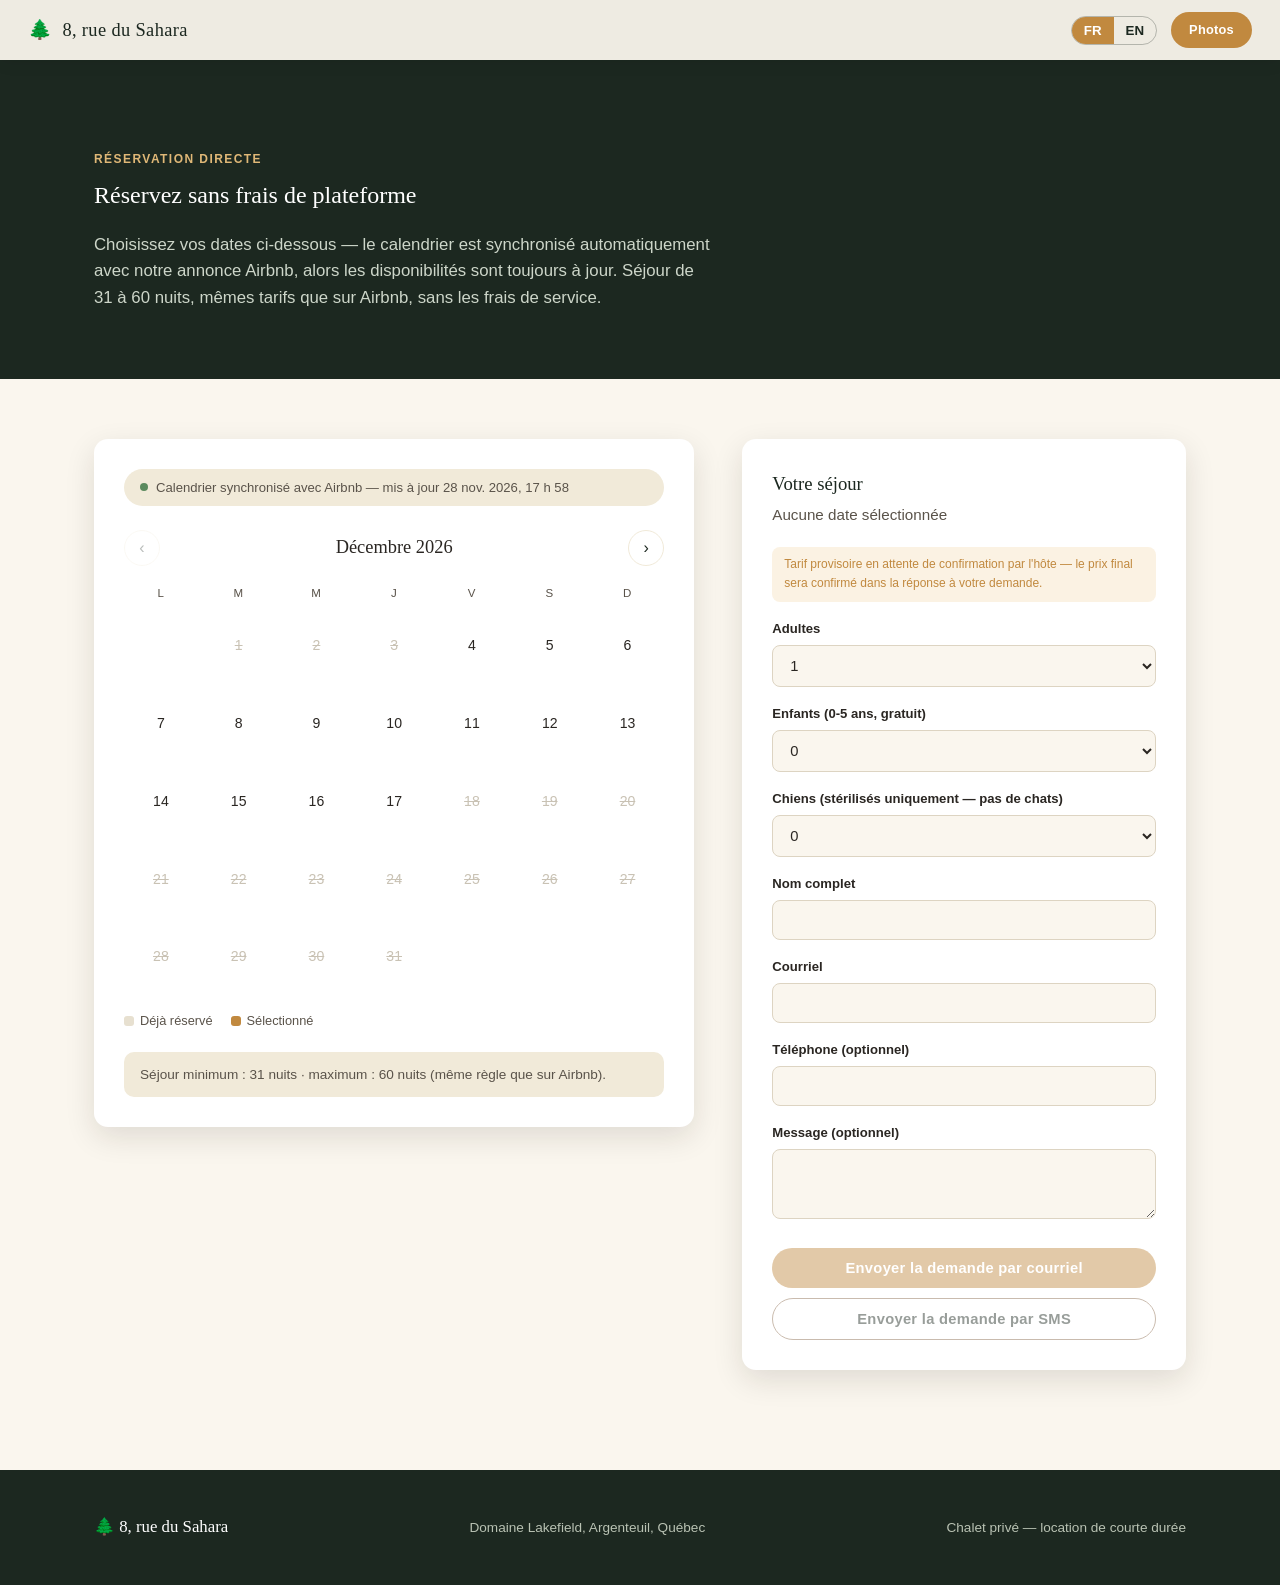
<file: booking.html>
<!doctype html>
<html lang="fr">
<head>
<meta charset="utf-8">
<meta name="viewport" content="width=device-width, initial-scale=1">
<title>Réserver — Chalet du 8, rue du Sahara</title>
<meta name="description" content="Réservez directement, sans frais de plateforme. Calendrier synchronisé avec Airbnb.">
<link rel="icon" href="data:image/svg+xml,<svg xmlns=%22http://www.w3.org/2000/svg%22 viewBox=%220 0 100 100%22><text y=%22.9em%22 font-size=%2290%22>🌲</text></svg>">
<link rel="stylesheet" href="style.css">
</head>
<body>

<header class="site-header scrolled" id="siteHeader">
  <a href="index.html" class="brand"><span class="leaf">🌲</span> 8, rue du Sahara</a>
  <div class="header-actions">
    <div class="lang-toggle">
      <button data-lang-btn="fr" class="active">FR</button>
      <button data-lang-btn="en">EN</button>
    </div>
    <a class="btn btn-small" href="index.html#gallery" data-i18n="nav.photos">Photos</a>
  </div>
</header>

<section class="page-hero">
  <div class="container">
    <span class="eyebrow" data-i18n="ph.eyebrow">Réservation directe</span>
    <h1 data-i18n="ph.title">Réservez sans frais de plateforme</h1>
    <p data-i18n="ph.lead">Choisissez vos dates ci-dessous — le calendrier est synchronisé automatiquement avec notre annonce Airbnb, alors les disponibilités sont toujours à jour. Séjour de 31 à 60 nuits, mêmes tarifs que sur Airbnb, sans les frais de service.</p>
  </div>
</section>

<div class="container">
  <div class="booking-layout">
    <div class="panel">
      <div class="sync-note" id="syncNote">
        <span class="dot"></span>
        <span data-i18n="ph.syncing">Chargement du calendrier…</span>
      </div>

      <div class="cal-nav">
        <button id="calPrev" aria-label="Mois précédent">&#8249;</button>
        <span class="cal-title" id="calTitle"></span>
        <button id="calNext" aria-label="Mois suivant">&#8250;</button>
      </div>
      <div class="cal-weekdays" id="calWeekdays"></div>
      <div class="cal-grid" id="calGrid"></div>

      <div class="cal-legend">
        <span><i class="i-blocked"></i> <span data-i18n="ph.legend.blocked">Déjà réservé</span></span>
        <span><i class="i-selected"></i> <span data-i18n="ph.legend.selected">Sélectionné</span></span>
      </div>

      <div class="stay-rule" data-i18n="ph.stayrule">Séjour minimum : 31 nuits · maximum : 60 nuits (même règle que sur Airbnb).</div>

      <div class="selection-msg" id="selectionMsg"></div>
    </div>

    <div class="panel summary-panel">
      <h3 data-i18n="ph.summary.title">Votre séjour</h3>
      <div class="summary-dates" id="summaryDates" data-i18n="ph.summary.none">Aucune date sélectionnée</div>

      <div id="priceBreakdown" style="display:none">
        <div class="price-row" id="rowNightly"></div>
        <div class="price-row" id="rowExtraGuests" style="display:none"></div>
        <div class="price-row" id="rowPets" style="display:none"></div>
        <div class="price-row" id="rowCleaning" style="display:none"></div>
        <div class="price-row" id="rowGst"></div>
        <div class="price-row" id="rowQst"></div>
        <div class="price-row total" id="rowTotal"></div>
        <div class="no-fee-badge" data-i18n="ph.nofee">✓ Aucuns frais de service Airbnb</div>
      </div>

      <div class="placeholder-note" id="placeholderNote" data-i18n="ph.placeholder">Tarif provisoire en attente de confirmation par l'hôte — le prix final sera confirmé dans la réponse à votre demande.</div>

      <form id="requestForm">
        <div class="form-group">
          <label for="adults" data-i18n="ph.form.adults">Adultes</label>
          <select id="adults"></select>
        </div>
        <div class="form-group">
          <label for="children" data-i18n="ph.form.children">Enfants (0-5 ans, gratuit)</label>
          <select id="children"></select>
        </div>
        <div class="form-group">
          <label for="pets" data-i18n="ph.form.pets">Chiens (stérilisés uniquement — pas de chats)</label>
          <select id="pets"></select>
        </div>
        <div class="form-group">
          <label for="name" data-i18n="ph.form.name">Nom complet</label>
          <input type="text" id="name" required>
        </div>
        <div class="form-group">
          <label for="email" data-i18n="ph.form.email">Courriel</label>
          <input type="email" id="email" required>
        </div>
        <div class="form-group">
          <label for="phone" data-i18n="ph.form.phone">Téléphone (optionnel)</label>
          <input type="tel" id="phone">
        </div>
        <div class="form-group">
          <label for="message" data-i18n="ph.form.message">Message (optionnel)</label>
          <textarea id="message"></textarea>
        </div>

        <div class="send-options">
          <button type="button" class="btn" id="sendEmail" disabled data-i18n="ph.form.sendEmail">Envoyer la demande par courriel</button>
          <button type="button" class="btn btn-ghost" id="sendSms" disabled style="color:var(--forest-deep); border-color:var(--bark-light);" data-i18n="ph.form.sendSms">Envoyer la demande par SMS</button>
        </div>
      </form>
    </div>
  </div>
</div>

<footer>
  <div class="container footer-grid">
    <div class="brand2">🌲 8, rue du Sahara</div>
    <div data-i18n="footer.addr">Domaine Lakefield, Argenteuil, Québec</div>
    <div data-i18n="footer.credit">Chalet privé — location de courte durée</div>
  </div>
</footer>

<script src="booking.js"></script>
</body>
</html>
</file>
<file: style.css>
:root {
  --forest: #2b3a2f;
  --forest-deep: #1c2820;
  --bark: #6b4f3a;
  --bark-light: #8a6a4d;
  --cream: #faf6ee;
  --cream-2: #f1ead9;
  --amber: #c1893f;
  --amber-light: #e0b877;
  --ink: #2a2622;
  --ink-soft: #5a534a;
  --white: #ffffff;
  --shadow: 0 10px 30px rgba(30, 25, 15, 0.12);
  --radius: 14px;
  --serif: Georgia, "Iowan Old Style", "Palatino Linotype", Palatino, serif;
  --sans: -apple-system, BlinkMacSystemFont, "Segoe UI", Roboto, Helvetica, Arial, sans-serif;
}

* { box-sizing: border-box; }

html { scroll-behavior: smooth; }

body {
  margin: 0;
  font-family: var(--sans);
  color: var(--ink);
  background: var(--cream);
  line-height: 1.6;
}

img { max-width: 100%; display: block; }

a { color: inherit; }

.container {
  max-width: 1140px;
  margin: 0 auto;
  padding: 0 24px;
}

h1, h2, h3, h4 {
  font-family: var(--serif);
  font-weight: 400;
  color: var(--forest-deep);
  margin: 0 0 .5em;
}

.eyebrow {
  text-transform: uppercase;
  letter-spacing: .12em;
  font-size: .75rem;
  font-weight: 600;
  color: var(--amber);
  margin-bottom: .6em;
  display: block;
}

section { padding: 88px 0; }

/* ---------- Header ---------- */

.site-header {
  position: fixed;
  top: 0; left: 0; right: 0;
  z-index: 100;
  display: flex;
  align-items: center;
  justify-content: space-between;
  padding: 18px 28px;
  transition: background .3s ease, box-shadow .3s ease, padding .3s ease;
}

.site-header.scrolled {
  background: rgba(250, 246, 238, 0.95);
  backdrop-filter: blur(6px);
  box-shadow: 0 2px 16px rgba(0,0,0,.08);
  padding: 12px 28px;
}

.brand {
  font-family: var(--serif);
  font-size: 1.15rem;
  color: var(--white);
  letter-spacing: .02em;
  text-decoration: none;
  display: flex;
  align-items: center;
  gap: 10px;
  transition: color .3s ease;
}

.site-header.scrolled .brand { color: var(--forest-deep); }

.brand .leaf { font-size: 1.2rem; }

.header-actions {
  display: flex;
  align-items: center;
  gap: 14px;
}

.lang-toggle {
  display: flex;
  border: 1px solid rgba(255,255,255,.6);
  border-radius: 999px;
  overflow: hidden;
  font-size: .78rem;
}

.site-header.scrolled .lang-toggle { border-color: rgba(43,58,47,.3); }

.lang-toggle button {
  background: none;
  border: none;
  padding: 6px 12px;
  cursor: pointer;
  color: var(--white);
  font-weight: 600;
  font-family: var(--sans);
}

.site-header.scrolled .lang-toggle button { color: var(--forest-deep); }

.lang-toggle button.active {
  background: var(--amber);
  color: var(--white) !important;
}

.btn {
  display: inline-block;
  padding: 12px 26px;
  border-radius: 999px;
  background: var(--amber);
  color: var(--white);
  text-decoration: none;
  font-weight: 600;
  font-size: .92rem;
  letter-spacing: .02em;
  border: none;
  cursor: pointer;
  transition: background .2s ease, transform .2s ease;
}

.btn:hover { background: #a9702f; transform: translateY(-1px); }

.btn-ghost {
  background: transparent;
  border: 1.5px solid var(--white);
  color: var(--white);
}

.site-header.scrolled .btn-ghost {
  border-color: var(--forest-deep);
  color: var(--forest-deep);
}

.btn-small { padding: 8px 18px; font-size: .8rem; }

/* ---------- Hero ---------- */

.hero {
  position: relative;
  min-height: 100vh;
  display: flex;
  align-items: flex-end;
  color: var(--white);
  background: linear-gradient(180deg, rgba(20,26,18,.35) 0%, rgba(20,26,18,.25) 40%, rgba(15,20,14,.75) 100%), url("images/hero.jpg") center/cover no-repeat;
}

.hero-inner {
  padding-bottom: 90px;
  max-width: 780px;
}

.hero .eyebrow { color: var(--amber-light); }

.hero h1 {
  color: var(--white);
  font-size: clamp(2.3rem, 5vw, 3.6rem);
  line-height: 1.1;
  margin-bottom: .35em;
}

.hero p.lead {
  font-size: 1.15rem;
  color: #eee7d8;
  max-width: 560px;
  margin-bottom: 1.8em;
}

.hero-ctas {
  display: flex;
  gap: 14px;
  flex-wrap: wrap;
  margin-bottom: 2.2em;
}

.facts {
  display: flex;
  gap: 28px;
  flex-wrap: wrap;
  border-top: 1px solid rgba(255,255,255,.25);
  padding-top: 22px;
}

.facts .fact {
  display: flex;
  flex-direction: column;
}

.facts .fact strong {
  font-family: var(--serif);
  font-size: 1.4rem;
}

.facts .fact span {
  font-size: .78rem;
  text-transform: uppercase;
  letter-spacing: .08em;
  color: #d9d0bd;
}

.scroll-cue {
  position: absolute;
  bottom: 24px;
  right: 28px;
  color: #eee7d8;
  font-size: .75rem;
  writing-mode: vertical-rl;
  letter-spacing: .15em;
  text-transform: uppercase;
  opacity: .8;
}

/* ---------- Intro ---------- */

.intro {
  background: var(--cream);
}

.intro-grid {
  display: grid;
  grid-template-columns: 1.1fr 0.9fr;
  gap: 64px;
  align-items: center;
}

.intro p { color: var(--ink-soft); font-size: 1.05rem; }
.intro p + p { margin-top: 1em; }

.intro-photo {
  border-radius: var(--radius);
  overflow: hidden;
  box-shadow: var(--shadow);
}

/* ---------- Highlights ---------- */

.highlights {
  background: var(--forest);
  color: var(--cream);
}

.highlights h2, .highlights .eyebrow { color: var(--cream); }
.highlights .eyebrow { color: var(--amber-light); }

.highlight-grid {
  display: grid;
  grid-template-columns: repeat(4, 1fr);
  gap: 28px;
  margin-top: 48px;
}

.highlight-card {
  background: rgba(255,255,255,.05);
  border: 1px solid rgba(255,255,255,.12);
  border-radius: var(--radius);
  padding: 26px 22px;
}

.highlight-card svg {
  width: 30px; height: 30px;
  stroke: var(--amber-light);
  color: var(--amber-light);
  margin-bottom: 14px;
}

.highlight-card h4 {
  color: var(--white);
  font-size: 1.02rem;
  margin-bottom: .3em;
}

.highlight-card p {
  color: #cdd6c9;
  font-size: .9rem;
  margin: 0;
}

/* ---------- Gallery ---------- */

.gallery-grid {
  display: grid;
  grid-template-columns: repeat(4, 1fr);
  grid-auto-rows: 190px;
  gap: 10px;
  margin-top: 44px;
}

.gallery-grid button {
  padding: 0;
  border: none;
  background: none;
  cursor: pointer;
  overflow: hidden;
  border-radius: 10px;
  position: relative;
}

.gallery-grid img {
  width: 100%; height: 100%;
  object-fit: cover;
  transition: transform .4s ease;
}

.gallery-grid button:hover img { transform: scale(1.06); }

.gallery-grid .tall { grid-row: span 2; }
.gallery-grid .wide { grid-column: span 2; }

.lightbox {
  position: fixed;
  inset: 0;
  background: rgba(15, 18, 13, .94);
  display: none;
  align-items: center;
  justify-content: center;
  z-index: 999;
  flex-direction: column;
}

.lightbox.open { display: flex; }

.lightbox img {
  max-width: 88vw;
  max-height: 78vh;
  border-radius: 6px;
  box-shadow: 0 20px 60px rgba(0,0,0,.5);
}

.lightbox-controls {
  position: absolute;
  inset: 0;
  display: flex;
  align-items: center;
  justify-content: space-between;
  padding: 0 20px;
  pointer-events: none;
}

.lightbox-controls button {
  pointer-events: all;
  background: rgba(255,255,255,.1);
  border: 1px solid rgba(255,255,255,.3);
  color: var(--white);
  width: 46px; height: 46px;
  border-radius: 50%;
  font-size: 1.3rem;
  cursor: pointer;
}

.lightbox-close {
  position: absolute;
  top: 22px; right: 26px;
  background: none;
  border: none;
  color: var(--white);
  font-size: 1.8rem;
  cursor: pointer;
}

.lightbox-caption {
  color: #cfc7b5;
  margin-top: 16px;
  font-size: .85rem;
}

/* ---------- Amenities ---------- */

.amenities-grid {
  display: grid;
  grid-template-columns: repeat(3, 1fr);
  gap: 18px 40px;
  margin-top: 40px;
}

.amenities-grid .item {
  display: flex;
  align-items: flex-start;
  gap: 12px;
  padding: 10px 0;
  border-bottom: 1px solid var(--cream-2);
  color: var(--ink-soft);
}

.amenities-grid .item svg {
  width: 20px; height: 20px;
  stroke: var(--bark);
  flex-shrink: 0;
  margin-top: 2px;
}

.sleeping {
  margin-top: 56px;
  background: var(--cream-2);
  border-radius: var(--radius);
  padding: 32px;
  display: grid;
  grid-template-columns: repeat(3, 1fr);
  gap: 24px;
}

.sleeping .room strong { display: block; font-family: var(--serif); font-size: 1.1rem; margin-bottom: 4px; }
.sleeping .room span { color: var(--ink-soft); font-size: .92rem; }

/* ---------- Explore ---------- */

.explore { background: var(--cream-2); }

.explore-grid {
  display: grid;
  grid-template-columns: repeat(3, 1fr);
  gap: 24px;
  margin-top: 44px;
}

.explore-card {
  background: var(--white);
  border-radius: var(--radius);
  padding: 26px;
  box-shadow: var(--shadow);
}

.explore-card h4 {
  font-size: 1.05rem;
  margin-bottom: .4em;
  color: var(--forest-deep);
}

.explore-card p {
  color: var(--ink-soft);
  font-size: .92rem;
  margin: 0;
}

.explore-card .tag {
  display: inline-block;
  font-size: .72rem;
  text-transform: uppercase;
  letter-spacing: .07em;
  color: var(--amber);
  font-weight: 700;
  margin-bottom: 10px;
}

/* ---------- Booking CTA ---------- */

.booking {
  background: linear-gradient(180deg, rgba(20,26,18,.55), rgba(20,26,18,.85)), url("images/photo-06.jpg") center/cover no-repeat fixed;
  color: var(--white);
  text-align: center;
}

.booking h2 { color: var(--white); }
.booking .eyebrow { color: var(--amber-light); }

.booking p.lead {
  max-width: 560px;
  margin: 0 auto 2em;
  color: #ece5d5;
  font-size: 1.05rem;
}

.booking-ctas {
  display: flex;
  gap: 16px;
  justify-content: center;
  flex-wrap: wrap;
}

.contact-line {
  margin-top: 30px;
  font-size: .92rem;
  color: #d9d0bd;
}

.contact-line a { text-decoration: underline; }

/* ---------- Footer ---------- */

footer {
  background: var(--forest-deep);
  color: #b9c2b3;
  padding: 44px 0;
  font-size: .85rem;
}

.footer-grid {
  display: flex;
  justify-content: space-between;
  align-items: center;
  flex-wrap: wrap;
  gap: 18px;
}

footer .brand2 {
  font-family: var(--serif);
  color: var(--white);
  font-size: 1.05rem;
}

/* ---------- Responsive ---------- */

@media (max-width: 900px) {
  .intro-grid { grid-template-columns: 1fr; }
  .highlight-grid { grid-template-columns: repeat(2, 1fr); }
  .gallery-grid { grid-template-columns: repeat(2, 1fr); grid-auto-rows: 160px; }
  .amenities-grid { grid-template-columns: repeat(2, 1fr); }
  .sleeping { grid-template-columns: 1fr; }
  .explore-grid { grid-template-columns: 1fr; }
  section { padding: 60px 0; }
  .site-header { padding: 14px 18px; }
}

@media (max-width: 560px) {
  .highlight-grid { grid-template-columns: 1fr; }
  .gallery-grid { grid-template-columns: repeat(2, 1fr); grid-auto-rows: 130px; }
  .facts { gap: 18px; }
  .booking { background-attachment: scroll; }
}

/* ---------- Booking page ---------- */

.page-hero {
  padding: 150px 0 50px;
  background: var(--forest-deep);
  color: var(--white);
}

.page-hero h1 { color: var(--white); margin-bottom: .3em; }
.page-hero .eyebrow { color: var(--amber-light); }
.page-hero p { color: #cdd6c9; max-width: 620px; font-size: 1.05rem; }

.booking-layout {
  display: grid;
  grid-template-columns: 1.15fr 0.85fr;
  gap: 48px;
  align-items: flex-start;
  padding: 60px 0 100px;
}

.panel {
  background: var(--white);
  border-radius: var(--radius);
  box-shadow: var(--shadow);
  padding: 30px;
}

.sync-note {
  display: flex;
  align-items: center;
  gap: 8px;
  font-size: .82rem;
  color: var(--ink-soft);
  background: var(--cream-2);
  border-radius: 999px;
  padding: 8px 16px;
  margin-bottom: 24px;
}

.sync-note .dot {
  width: 8px; height: 8px; border-radius: 50%;
  background: #5b8a5e;
  flex-shrink: 0;
}

.cal-nav {
  display: flex;
  align-items: center;
  justify-content: space-between;
  margin-bottom: 18px;
}

.cal-nav button {
  width: 36px; height: 36px;
  border-radius: 50%;
  border: 1px solid var(--cream-2);
  background: var(--white);
  cursor: pointer;
  font-size: 1rem;
  color: var(--forest-deep);
}

.cal-nav button:disabled { opacity: .3; cursor: default; }

.cal-nav .cal-title {
  font-family: var(--serif);
  font-size: 1.15rem;
  text-transform: capitalize;
}

.cal-weekdays, .cal-grid {
  display: grid;
  grid-template-columns: repeat(7, 1fr);
  gap: 4px;
  text-align: center;
}

.cal-weekdays span {
  font-size: .72rem;
  text-transform: uppercase;
  letter-spacing: .05em;
  color: var(--ink-soft);
  padding-bottom: 6px;
}

.cal-grid button {
  aspect-ratio: 1;
  border: none;
  background: none;
  border-radius: 8px;
  font-size: .88rem;
  cursor: pointer;
  color: var(--ink);
}

.cal-grid button:disabled {
  color: #c9c2b4;
  text-decoration: line-through;
  cursor: not-allowed;
}

.cal-grid button.empty { visibility: hidden; cursor: default; }
.cal-grid button:not(:disabled):not(.empty):hover { background: var(--cream-2); }
.cal-grid button.in-range { background: var(--cream-2); }
.cal-grid button.is-start, .cal-grid button.is-end {
  background: var(--amber);
  color: var(--white);
  font-weight: 700;
}

.cal-legend {
  display: flex;
  gap: 18px;
  margin-top: 18px;
  font-size: .8rem;
  color: var(--ink-soft);
  flex-wrap: wrap;
}

.cal-legend span { display: flex; align-items: center; gap: 6px; }
.cal-legend i { width: 10px; height: 10px; border-radius: 3px; display: inline-block; }
.cal-legend .i-blocked { background: #e7e0d0; }
.cal-legend .i-selected { background: var(--amber); }

.stay-rule {
  margin-top: 20px;
  font-size: .85rem;
  color: var(--ink-soft);
  background: var(--cream-2);
  border-radius: 10px;
  padding: 12px 16px;
}

.selection-msg {
  margin-top: 14px;
  font-size: .88rem;
  padding: 10px 14px;
  border-radius: 8px;
  display: none;
}

.selection-msg.show { display: block; }
.selection-msg.error { background: #fbeae7; color: #a4402f; }
.selection-msg.info { background: var(--cream-2); color: var(--ink-soft); }

.summary-panel h3 { margin-bottom: 4px; }

.summary-dates {
  font-size: .95rem;
  color: var(--ink-soft);
  margin-bottom: 20px;
}

.price-row {
  display: flex;
  justify-content: space-between;
  padding: 10px 0;
  border-bottom: 1px solid var(--cream-2);
  font-size: .92rem;
  color: var(--ink-soft);
}

.price-row.total {
  border-bottom: none;
  border-top: 2px solid var(--ink);
  margin-top: 4px;
  padding-top: 14px;
  font-size: 1.1rem;
  color: var(--ink);
  font-weight: 700;
  font-family: var(--serif);
}

.no-fee-badge {
  display: inline-block;
  margin-top: 10px;
  font-size: .78rem;
  color: #3f6b41;
  background: #e7f0e2;
  padding: 4px 12px;
  border-radius: 999px;
}

.form-group { margin: 16px 0; }
.form-group label {
  display: block;
  font-size: .82rem;
  font-weight: 600;
  color: var(--ink);
  margin-bottom: 6px;
}

.form-group input, .form-group select, .form-group textarea {
  width: 100%;
  padding: 11px 13px;
  border-radius: 8px;
  border: 1px solid #ddd4c2;
  font-family: var(--sans);
  font-size: .92rem;
  background: var(--cream);
  color: var(--ink);
}

.form-group textarea { resize: vertical; min-height: 70px; }

.send-options {
  display: flex;
  flex-direction: column;
  gap: 10px;
  margin-top: 22px;
}

.send-options .btn { width: 100%; text-align: center; }

.btn:disabled {
  opacity: .45;
  cursor: not-allowed;
  transform: none !important;
}

.placeholder-note {
  font-size: .75rem;
  color: var(--amber);
  background: #fbf2e3;
  border-radius: 8px;
  padding: 8px 12px;
  margin-top: 16px;
}

@media (max-width: 900px) {
  .booking-layout { grid-template-columns: 1fr; }
}
</file>
